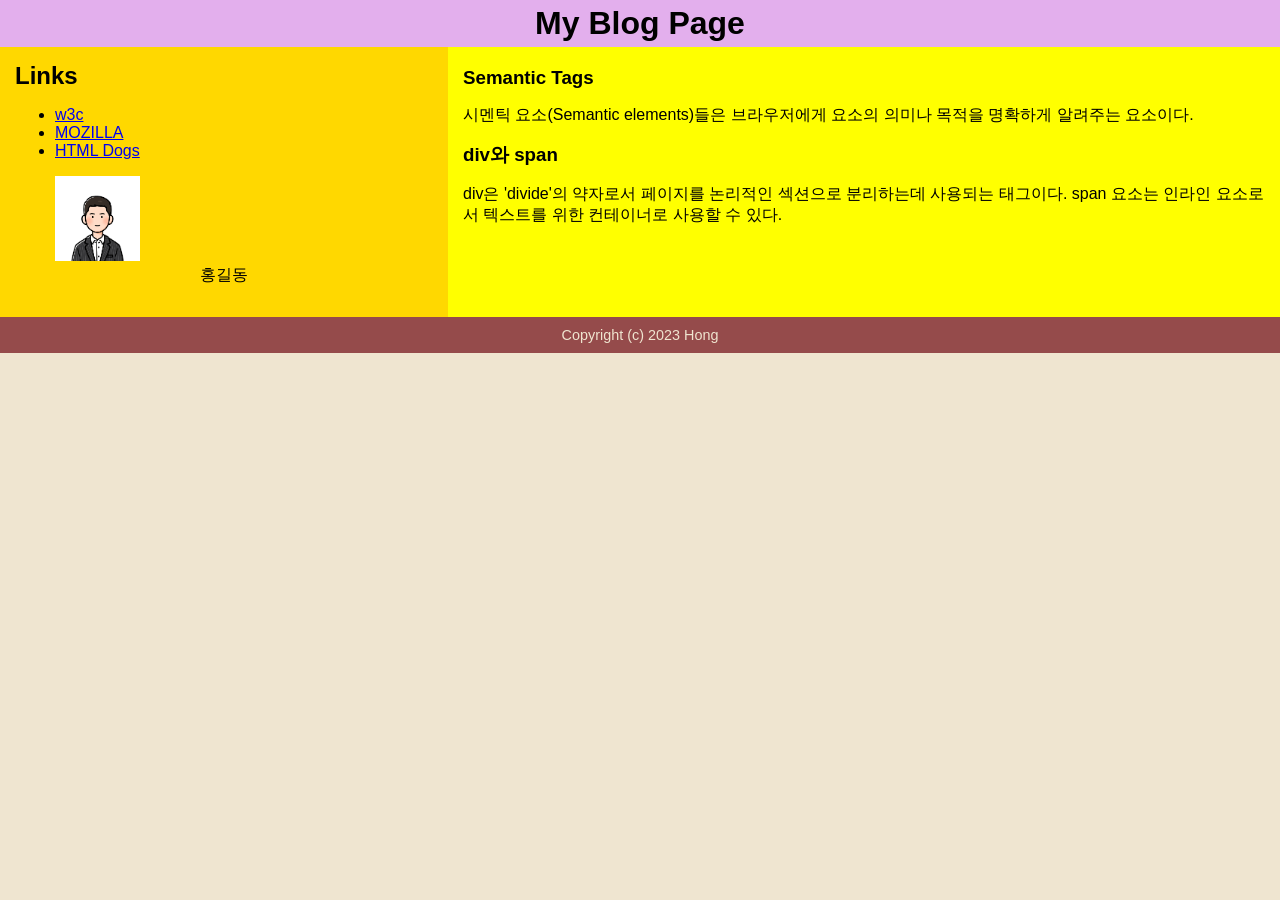
<file: teamproject0728/test.html>
<!DOCTYPE html>
<html>
    <head>
        <title>My Blog Page</title>
        <style>
            body{
                background-color: #efe5d0;
                font-family: Arial, "Trebuchet MS", sans-serif;
                margin: 0px;
            }
            header{
                background-color: #e3afed;
                color:#000000;
                margin: 0px;
                text-align: center;
                padding: 5px;
            }
            h1{
                margin: 0px;
            }
            section#main{
                display: table-cell;
                background-color: yellow;
                padding: 15px;
                width: 65%;
            }
            nav{
                display: table-cell;
                background-color: #ffd800;
                padding: 15px;
                width: 35%;
                
            }
            footer{
                background-color: #954b4b;
                color: #efe5d0;
                text-align: center;
                padding: 10px;
                margin:  0px 0px 0px 0px;
                font-size: 90%;
            }
        </style>
    </head>
    <body>
        <header>
            <h1>My Blog Page</h1>
        </header>
        <nav>
            <h1>Links</h1>
            <ul>
                <li><a href="http://www.w3c.org/">w3c</a></li>
                <li><a href="http://developer.mozilla.org/">MOZILLA</a></li>
                <li><a href="http://htmldog.com/guides/">HTML Dogs</a></li>
            </ul>
            <figure>
                <img width="85" height="85" src="man.png" alt="홍길동"/>
                <figcaption align="center">홍길동</figcaption>
            </figure>
        </nav>
        <section id="main">
            <article>
                <h1>Semantic Tags</h1>
                <p>
                    시멘틱 요소(Semantic elements)들은 브라우저에게 요소의 의미나
                    목적을 명확하게 알려주는 요소이다.
                </p>
            </article>
            <article>
                <h1>div와 span</h1>
                <p>
                    div은 'divide'의 약자로서 페이지를 논리적인 섹션으로 분리하는데
                    사용되는 태그이다. span 요소는 인라인 요소로서 텍스트를 위한
                    컨테이너로 사용할 수 있다.
                </p>
            </article>
        </section>
        <footer>Copyright (c) 2023 Hong</footer>
    </body>
</html>
</file>
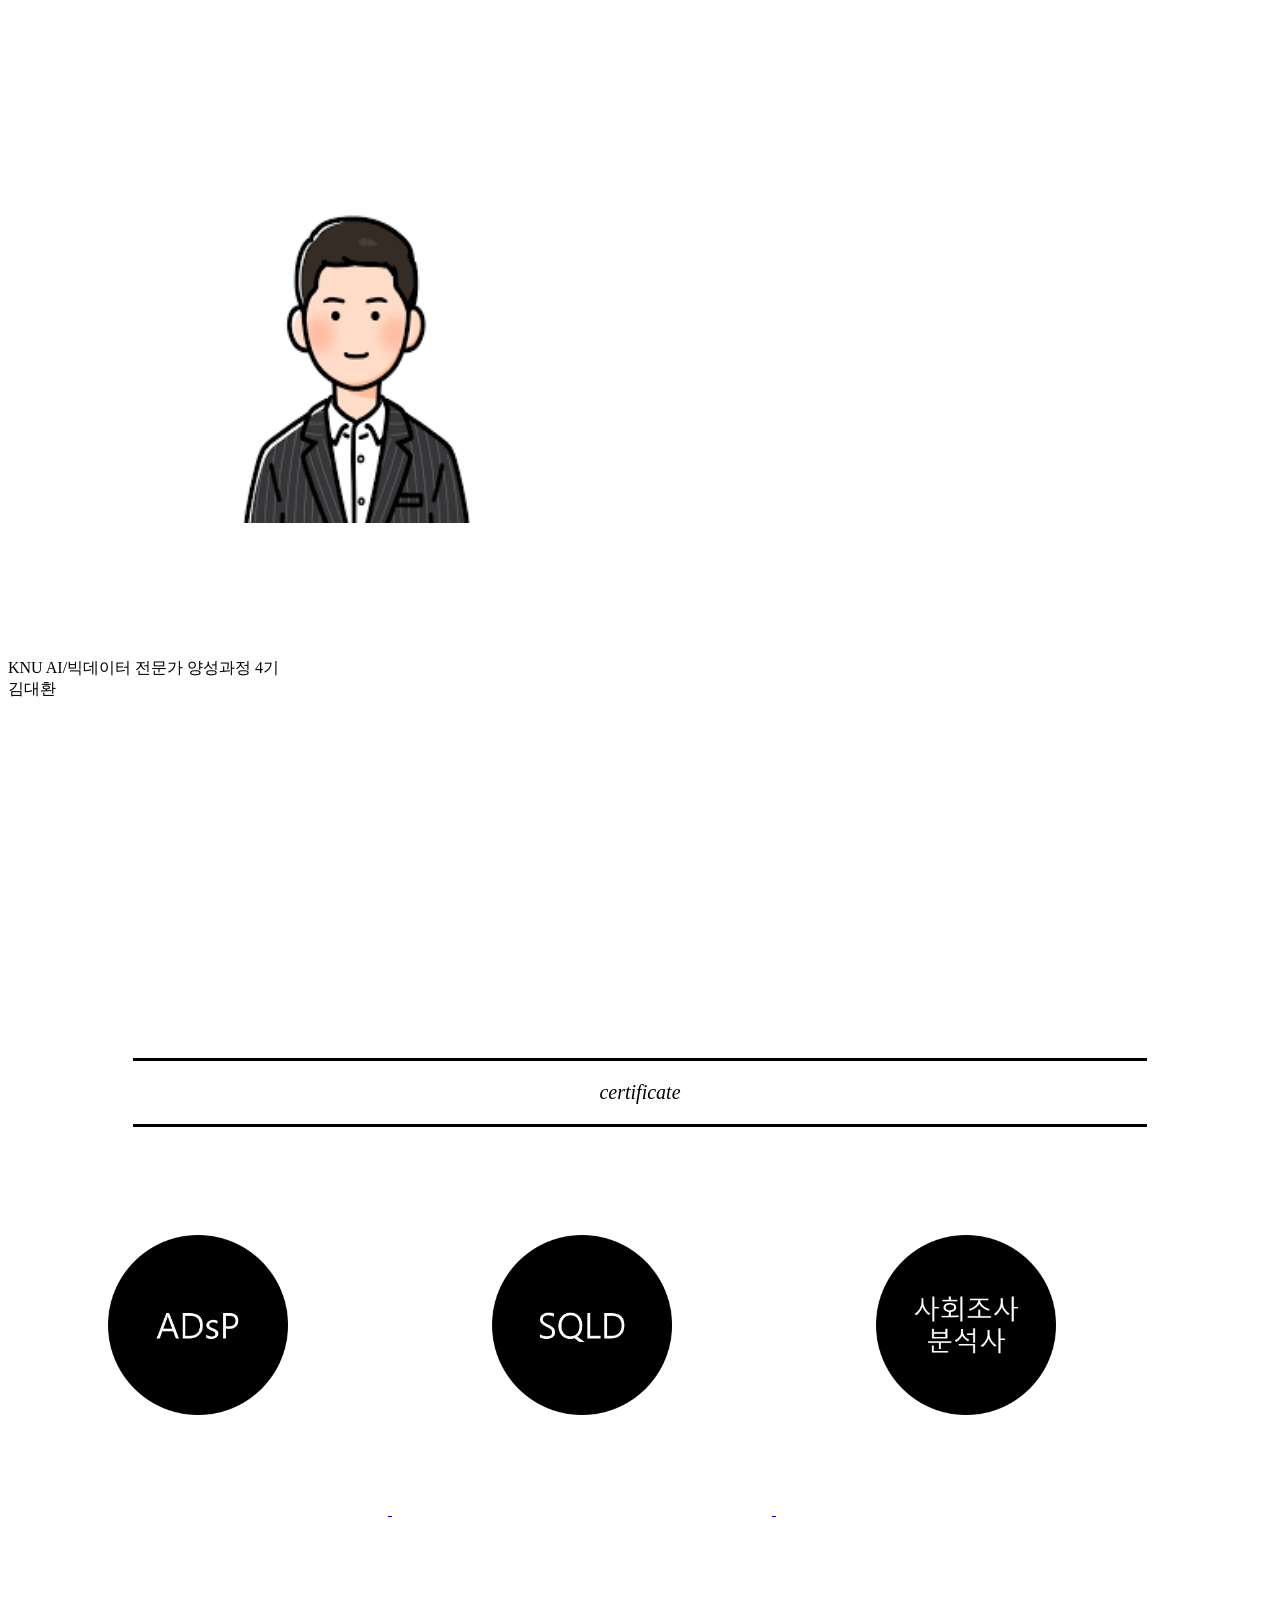
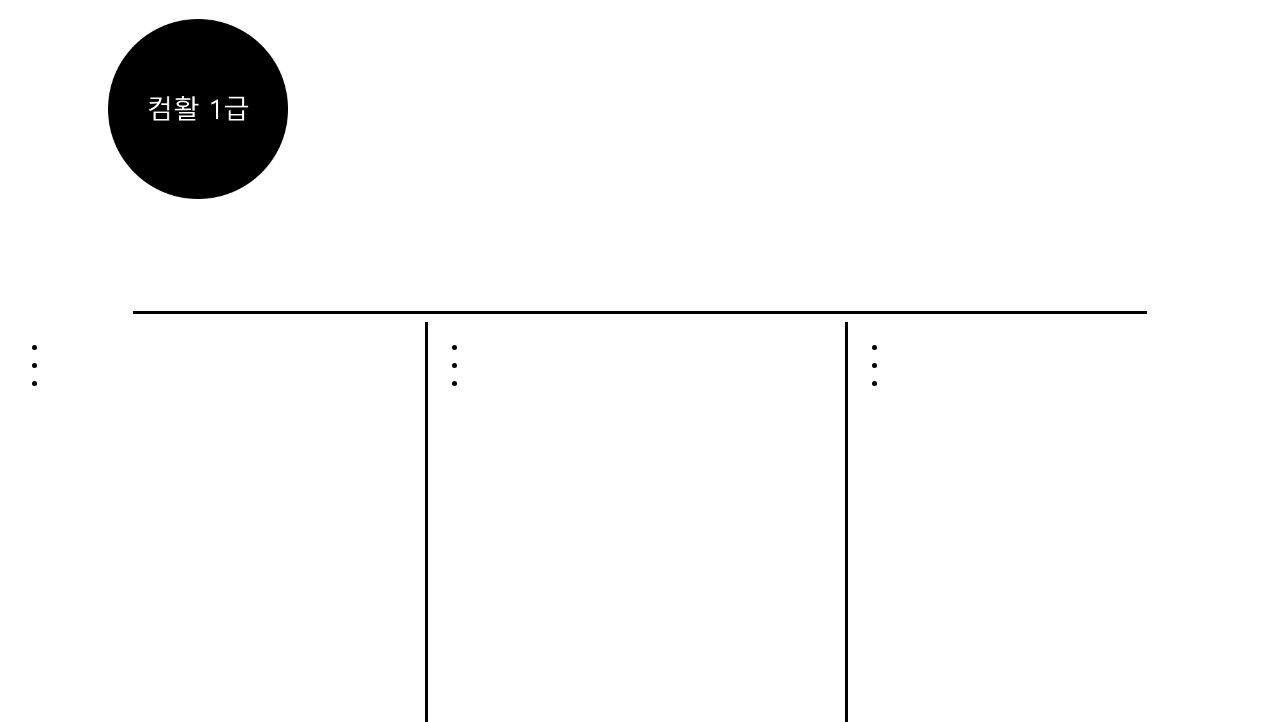
<file: teamproject0728/tp.html>
<!DOCTYPE html>
<html>
    <head>
        <title>김대환</title>
        <!--자격증 링크-->
        <!-- <a href="https://www.dataq.or.kr/www/sub/a_04.do">SQLD</a>
        <a href="https://www.dataq.or.kr/www/sub/a_06.do">ADsP</a>
        <a href="https://www.q-net.or.kr/crf005.do?id=crf00505&gSite=Q&gId=&jmCd=9521&examInstiCd=1">사회조사분석사2급</a>
        <a href="https://license.korcham.net/">컴퓨터활용능력1급</a> -->

        <style>
            section#main{
                display: table-cell;
                padding: 15px;
                width: 65%;
            }
            nav{
                display: table-cell;
                padding: 15px;
                width: 35%;
                
            }
            #content{
                width: 50%;
                height: 500px;
                margin: 50px 0px 0px 0px;
            }
            #lf{
                width: 33%;
                height: 500px;
                margin: 50px 0px 0px 0px;
            }
            #cen{
                width: 33%;
                height: 500px;
                margin: 50px 0px 0px 0px;
            }
            #rg{
                width: 33%;
                height: 500px;
                margin: 50px 0px 0px 0px;
            }
            div{
                height: auto;
            }
        </style>
    </head>
    <body>
        <nav>
            <figure style="margin-top: 100px; margin-left: 150px;">
                <img class="a" width="367" height="400" src="man.png">
            </figure>
            
        </nav>
        <!-- <section style='margin-top: 100px;' id="main">
            <hr width="100%" size="7" color="black">
            KNU AI/빅데이터 전문가 양성과정 4기<br> 
            김대환<br> 
            
        </section> -->
        <div style="display:inline-block; width:65%; float:left; height:400px; margin-top: 100px;">
            KNU AI/빅데이터 전문가 양성과정 4기<br> 
            김대환<br> 
        </div>
        




        <!-- <div>
            <nav><hr width="100%" size="7" color="black"></nav>
            <content><img class="a" width="367" height="400" src="man.png"></content>
            
        </div> -->

        <!-- <div id="nav">
            <img class="a" width="367" height="400" src="man.png">
        </div>
        
        <div id="content">
            <hr width="100%" size="7" color="black">
            <p>
                KNU AI/빅데이터 전문가 양성과정 4기  
            </p>
            <p>
                김대환
            </p>
            <p>
                생일: 12월 17일
            </p>            
        </div> -->
        <hr size="3" color="black" width="80%">
        <p style="text-align: center; font-size: 20px; font-style:oblique;">certificate</p>
        <hr size="3" color="black" width="80%">
        <!-- <img style="margin: 112px;" width="180" height="180" src="certificate1.png">
        <img style="margin: 112px;" width="180" height="180" src="certificate2.png">
        <img style="margin: 112px;" width="180" height="180" src="certificate3.png">
        <img style="margin: 112px;" width="180" height="180" src="certificate4.png"> -->

        <a href="https://www.dataq.or.kr/www/sub/a_06.do" target="_blank">
            <img src="certificate1.png" style="margin: 100px;" width="180" height="180" x>
        </a>
        <a href="https://www.dataq.or.kr/www/sub/a_04.do" target="_blank">
            <img src="certificate2.png" style="margin: 100px;" width="180" height="180" x>
        </a>
        <a href="https://www.q-net.or.kr/crf005.do?id=crf00505&gSite=Q&gId=&jmCd=9521&examInstiCd=1" target="_blank">
            <img src="certificate3.png" style="margin: 100px;" width="180" height="180" >
        </a>
        <a href="https://license.korcham.net/" target="_blank">
            <img src="certificate4.png" style="margin: 100px;" width="180" height="180" >
        </a>

        <hr size="3" color="black" width="80%">
        <div style="display:inline-block; width:33%; float:left; height:400px; border-right: 3px solid black;">
            <ul>
                <li></li>
                <li></li>
                <li></li>
            </ul>

        </div>
        <div style="display:inline-block; width:33%; float:left; height:400px; border-right: 3px solid black;">
            <ul>
                <li></li>
                <li></li>
                <li></li>
            </ul>
        </div>
        <div style="display:inline-block; width:33%; float:left; height:400px;">
            <ul>
                <li></li>
                <li></li>
                <li></li>
            </ul>
        </div>
        <!-- <div style="display:inline-block; width:calc(33% - 150px); float:left; height:100px;">
            ㅊㅍㅌ
        </div> -->



    </body>
</html>
</file>
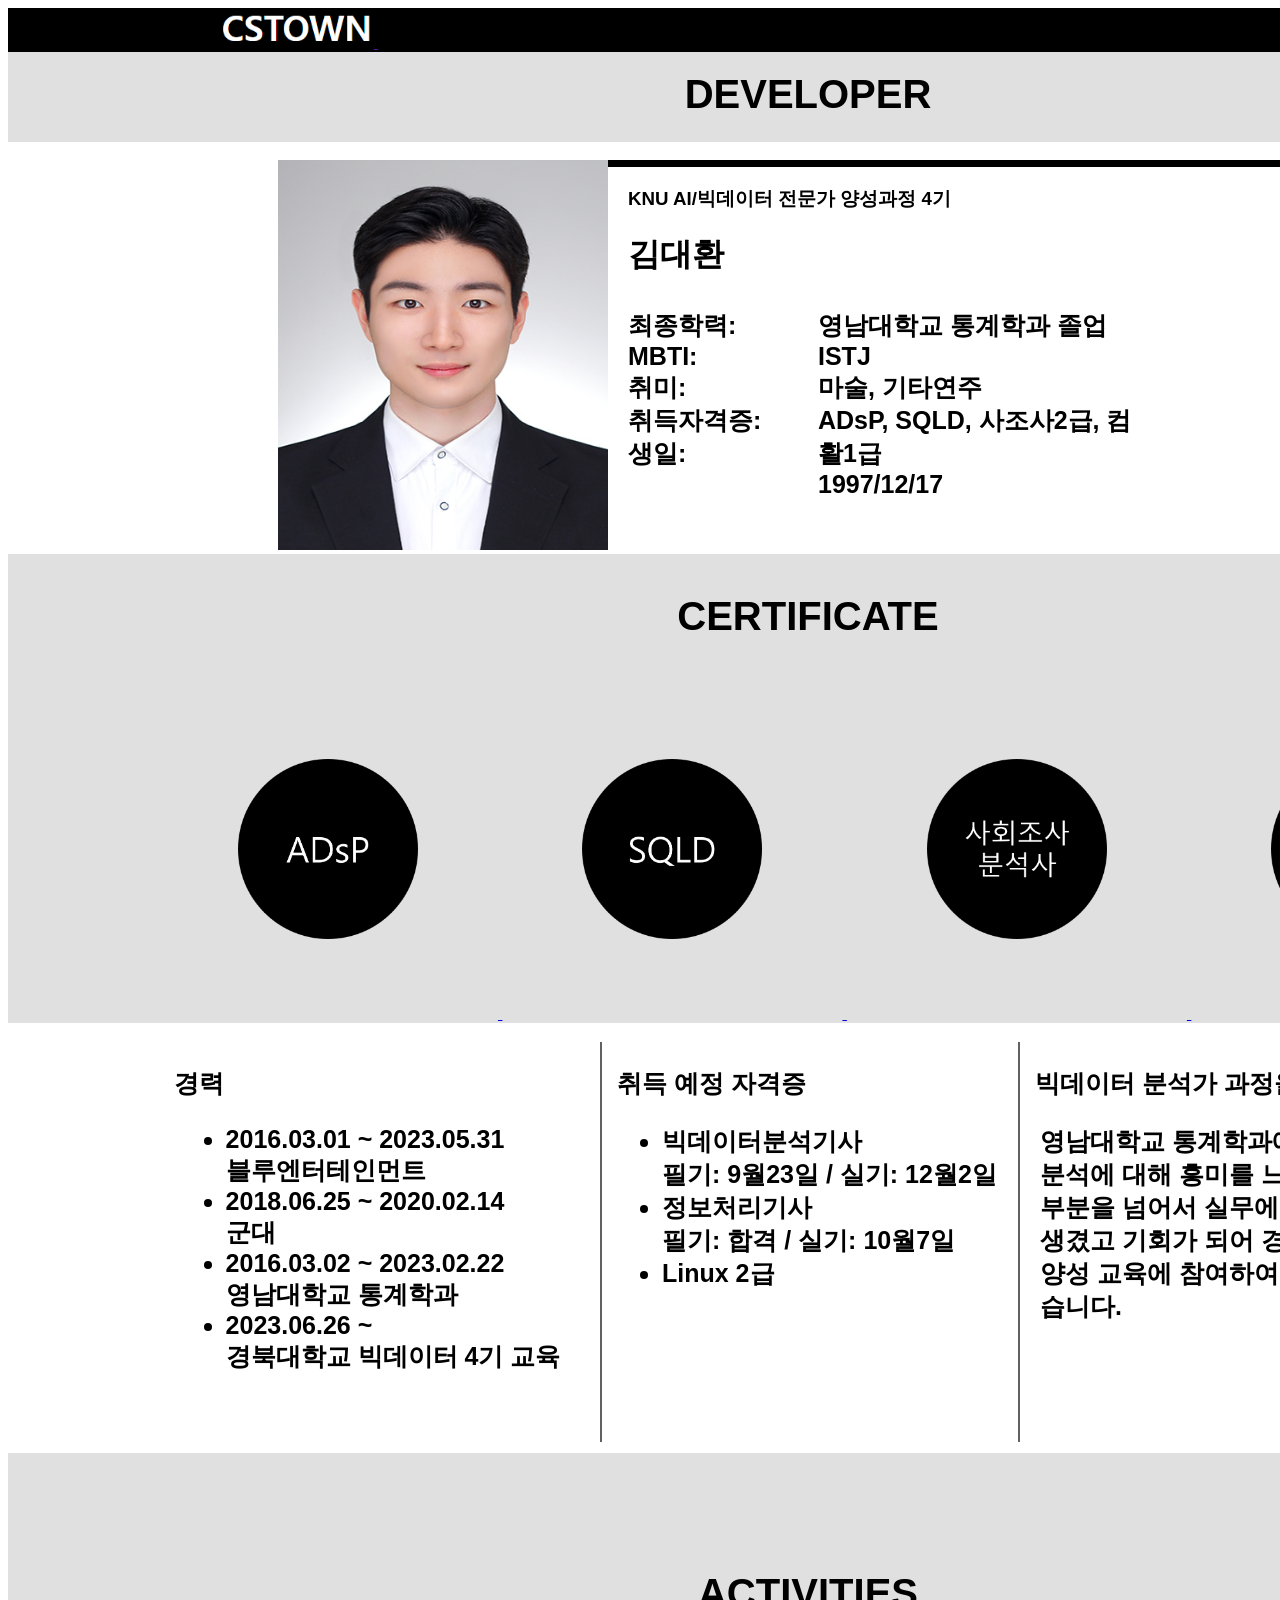
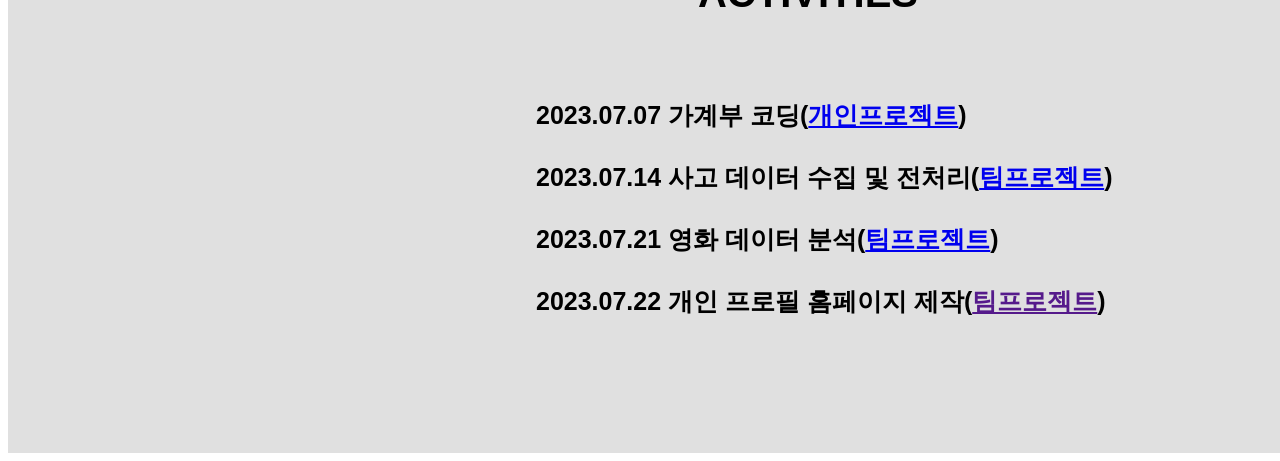
<file: teamproject0728/tp_0728_김대환.html>
<!DOCTYPE html>
<html>
    <head>
        <title>김대환</title>

        <style>
            section#main{
                display: table-cell;
                padding: 15px;
                width: 65%;
            }
            nav{
                display: table-cell;
                padding: 15px;
                width: 35%;
                
            }
            #content{
                width: 50%;
                height: 500px;
                margin: 50px 0px 0px 0px;
            }

            div{
                height: auto;
            }
        </style>
    </head>
    <body style="font-family: Impact, Haettenschweiler, 'Arial Narrow Bold', sans-serif;">

        <div style="display:inline-block; width:100%; min-width:1600px;">
            <div style="background-color: black; height: 44px;">
                <a href="" target="_self" style="margin-left: 13%;">
                    <img src="cstown.png" height="40px">
                </a>
                <a href="" target="_self" style="margin-left: 980px;">
                    <img src="home.jpg" height="40px">
                </a>
            </div>

            <div style="height: 90px; background-color: #E0E0E0; ">
                <p style="font-size: 40px; text-align: center; margin-top: 0px; padding-top: 20px; background-color: #E0E0E0;">
                    <b>DEVELOPER
                </p>
            </div>

            <div style="margin-top: 18px; margin-left: 270px; float:left;">
                <img class="a" width="330" height="390" src="KakaoTalk_20230727_231225834.jpg">
            </div>
                

            <!-- <section style='margin-top: 100px;' id="main">
                <hr width="100%" size="7" color="black">
                KNU AI/빅데이터 전문가 양성과정 4기<br> 
                김대환<br> 
                
            </section> -->
            <div style="display:inline-block; width:50%; float:left; height:400px; margin-top: 10px; ">
                <hr width="100%" size="7" color="black" >
                <h3 style="font-family:Impact, Haettenschweiler, 'Arial Narrow Bold', sans-serif; margin-left: 20px;">KNU AI/빅데이터 전문가 양성과정 4기</h3>
                <h1 style="margin-left: 20px;">김대환<br></h1> 
                <div style="margin-left: 5px; margin-top: 10px; float: left; width: 20%; font-size: 25px;font-family: Impact, Haettenschweiler, 'Arial Narrow Bold', sans-serif;margin-left: 20px;">
                    최종학력:<br>
                    MBTI:<br>
                    취미:<br>
                    취득자격증:<br>
                    생일:
                </div>
                <div style="margin-left: 30px; margin-top: 10px; float: left; width: 40%; font-size: 25px; font-family: Impact, Haettenschweiler, 'Arial Narrow Bold', sans-serif;">
                    영남대학교 통계학과 졸업<br>
                    ISTJ<br>
                    마술, 기타연주<br>
                    ADsP, SQLD, 사조사2급, 컴활1급<br>
                    1997/12/17
                </div>

            </div>

            

            <div style="display: inline-block; background-color: #E0E0E0; width: 100%; "> 
                <!-- <hr size="3" color="black" width="80%"> -->
                <p style="text-align: center; font-size: 40px; font-style:normal;"><b>CERTIFICATE</p>
                <!-- <hr size="3" color="black" width="80%"> -->
        
        
                <a href="https://www.dataq.or.kr/www/sub/a_06.do" target="_blank" style="margin-left: 150px;">
                    <img src="certificate1.png" style="margin: 80px;" width="180" height="180">
                </a>
                <a href="https://www.dataq.or.kr/www/sub/a_04.do" target="_blank">
                    <img src="certificate2.png" style="margin: 80px;" width="180" height="180">
                </a>
                <a href="https://www.q-net.or.kr/crf005.do?id=crf00505&gSite=Q&gId=&jmCd=9521&examInstiCd=1" target="_blank">
                    <img src="certificate3.png" style="margin: 80px;" width="180" height="180" >
                </a>
                <a href="https://license.korcham.net/" target="_blank">
                    <img src="certificate4.png" style="margin: 80px;" width="180" height="180" >
                </a>
            </div>


            <hr size="3" color="white" width="80%">
            <div style="display:inline-block; width:37%; float:left; height:400px; border-right: 2px solid #616161;">
                <p style="margin-left: 28%;font-size: 25px;"><b>경력</p>
                <ul style="margin-left: 30%;font-size: 25px;">
                    <li>2016.03.01 ~ 2023.05.31 <br>블루엔터테인먼트</li>
                    <li>2018.06.25 ~ 2020.02.14 <br>군대</li>
                    <li>2016.03.02 ~ 2023.02.22 <br>영남대학교 통계학과</li>
                    <li>2023.06.26 ~ <br>경북대학교 빅데이터 4기 교육</li>
                </ul>

            </div>
            <div style="display:inline-block; width:26%; float:left; height:400px; border-right: 2px solid #616161; font-size: 25px;">
                <p style="margin-left: 15px;"><b>취득 예정 자격증</p>
                    <ul style="margin-left: 20px;">
                        <li>빅데이터분석기사<br> 필기: 9월23일 / 실기: 12월2일</li>
                        <li>정보처리기사<br> 필기: 합격 / 실기: 10월7일</li>
                        <li>Linux 2급</li>
                    </ul>
            </div>
            <div style="display:inline-block; width:36%; float:left; height:400px; font-size: 25px;">
                <p style="margin-left: 15px;"><b>빅데이터 분석가 과정을 공부하게 된 계기</p>
                    <p style="margin-left: 20px;">영남대학교 통계학과에서 강의를 들으면서 데이터 분석에 대해 흥미를 느끼게 되었습니다.
                        이론적인 부분을 넘어서 실무에 적용되는 분석들에 관심이 생겼고 기회가 되어
                        경북대학교 빅데이터 분석가 양성 교육에 참여하여 다양한 언어들을 배우고 있습니다.
                    </p>
            </div>

            <hr size="3" color="white" width="80%">
            <div style="background-color: #E0E0E0; height: 600px;">
                <br>
                <p style="text-align: center; margin-top: 100px; border: 5px; font-size: 40px; font-style: normal; "><b>ACTIVITIES</p>
                <br>
                <div style="margin-left: 33%;">
                    <p style="text-align: left; font-size: 25px;">
                        2023.07.07 가계부 코딩(<a href="스크린샷 2023-07-28 084658.png" target="_blank">개인프로젝트</a>)<br><br>
                        2023.07.14 사고 데이터 수집 및 전처리(<a href="스크린샷 2023-07-28 084924.png" target="_blank">팀프로젝트</a>)<br><br>
                        2023.07.21 영화 데이터 분석(<a href="KakaoTalk_20230721_175013593.jpg" target="_blank">팀프로젝트</a>)<br><br>
                        2023.07.22 개인 프로필 홈페이지 제작(<a href="">팀프로젝트</a>)
                    </p>
                </div>
                
                
            </div>


        </div>

    </body>
</html>
</file>
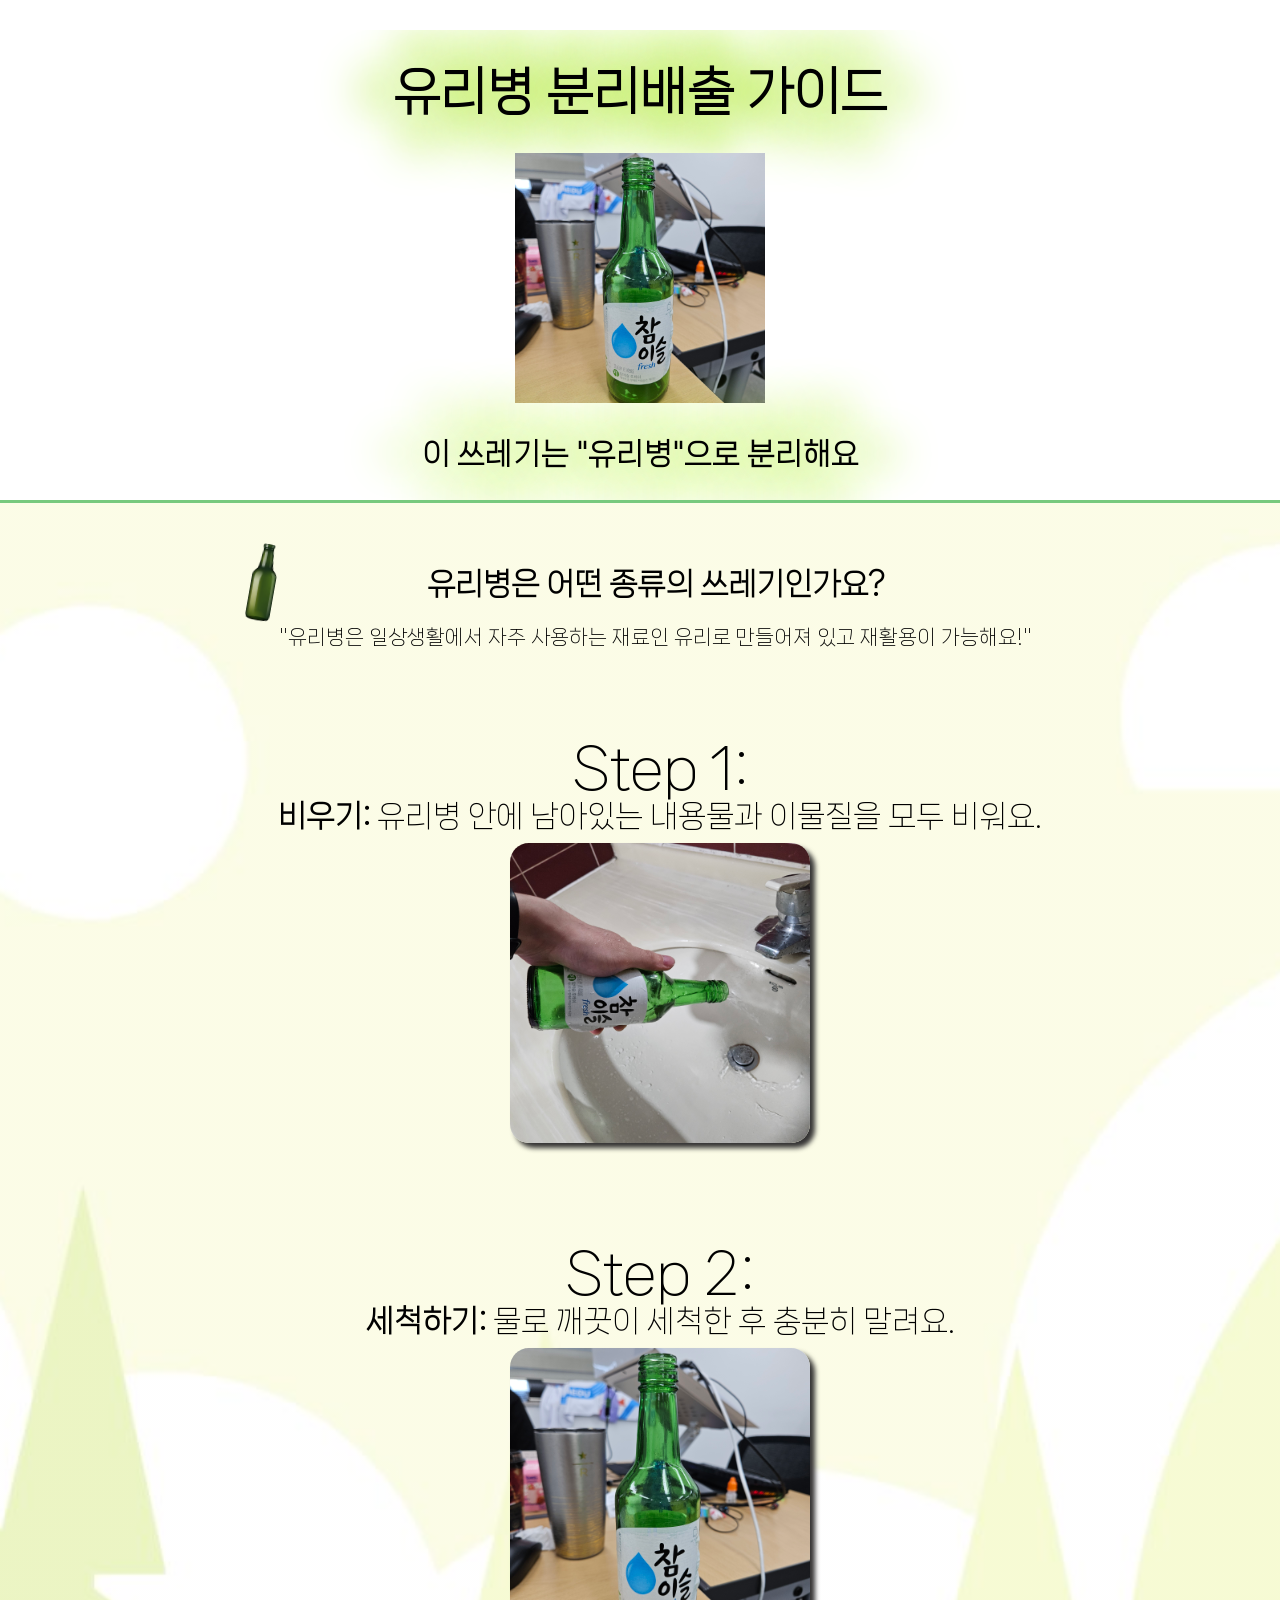
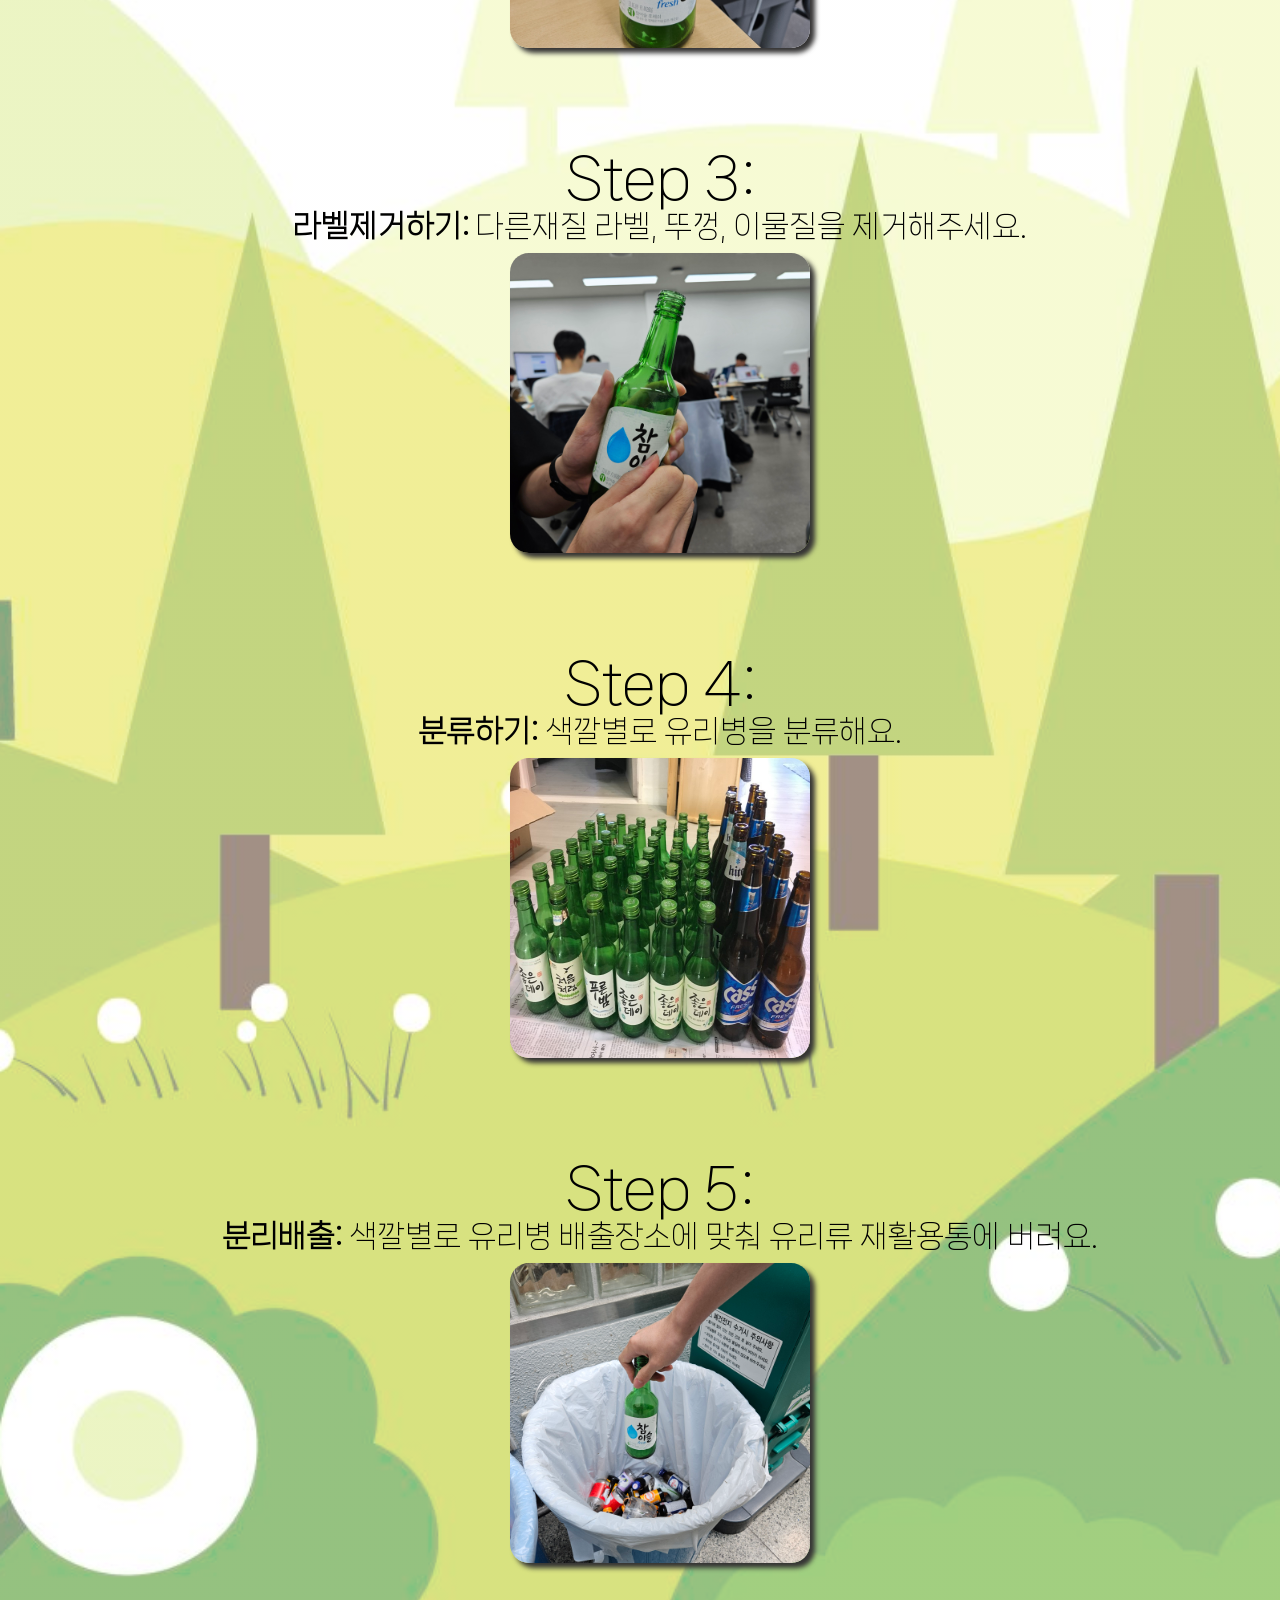
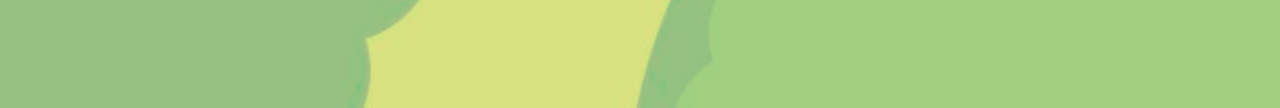
<file: KDT4_230911_opencv/code/web/templates/glass.html>
<!DOCTYPE html>
<html>
<head>
    <title>유리병 분리배출 가이드</title>
    <style>

    @font-face {
    font-family: 'NanumSquareNeoAlt';
    src: url('../static/font/NANUMSQUARENEO-ALT.TTF'); /* IE9 Compat Modes */
    }
   
    body {
        font-family: 'NanumSquareNeoAlt', Arial, sans-serif;
        margin: 0;
        padding: 0;
        background: 
            linear-gradient(rgba(255, 255, 255, 0.5), rgba(255, 255, 255, 0.5)), 
            url('../static/img/glass/4226547.jpg');
        background-repeat: no-repeat; 
        background-size: cover;
        background-position: center;
        position:relative; 
    }

    .container {
        width: 80%;
        margin:auto;
        overflow: hidden;
        align-items: center;
        font-size: 25px;
    }
        
    header{
        background:#ffffff; 
        color:rgb(0, 0, 0);
	    text-align:center;
        text-shadow: 
        40px 0px 40px #a6e41f,   /* 오른쪽 */
        -40px 0px 40px #a6e41f,   /* 왼쪽 */
        0px -40px 40px #a6e41f,   /* 위쪽 */
        0px 40px 40px #a6e41f;    /* 아래쪽 */
	    padding-top:30px; 
	    min-height:70px; 
	    border-bottom:#77c97e 3px solid; 
        
    }

	#disposal-guide {
	    padding:20px; 
	    margin-top :20px;
        display: flex;
        justify-content: center;
        align-items: center;
        font-size: 20px;
	}

	#disposal-guide h2{
	     color:black;
         text-align: center;
         font-size: 30px;
	}

    #disposal-content {
	    padding:20px; 
	    margin-top :5px;
        display: flex;
        justify-content: center;
        align-items: center;
	}

    .content-item {
    text-align: center;  /* 텍스트를 중앙 정렬 */
    margin-bottom: 100px;  /* 아래쪽에 여백 추가 */
    font-size: 30px;
    }

    .content-item img {
    display: block;  /* 이미지를 블록 요소로 설정 */
    margin: 10px auto;  /* 이미지 위아래에 여백 추가 및 중앙 정렬 */
    width: 300px;
    height: 300px;
    box-shadow: 5px 5px 5px rgb(53, 52, 52);
    border-radius: 0.5cm;
    }

    ol {
    list-style: none; /* 기본 숫자형 목록 표시 제거 */
    counter-reset: step-counter; /* 카운터 초기화 */
    }

    li::before {
        counter-increment: step-counter; /* 카운터 증가 */
        content: "Step " counter(step-counter) ": "; /* Step과 카운터 값을 함께 출력 */
        font-size: 2.2em; /* 폰트 크기 조절 */
    }

    </style>
</head>

<body align="center">
    <header>
        <div class="container">
        <h1>유리병 분리배출 가이드</h1>  
        <!-- 메인페이지에서 가져온 이미지 (예: 사진 올리면 그대로) -->
        <img src="../static/img/1.jpeg" alt="image for milkpack" style="width: 250px; height:auto; "/>
        <h3>이 쓰레기는 "유리병"으로 분리해요</h3>
        </div>
    </header>
        <!-- 우유곽 예시 이미지 -->
        <div class="container" id="disposal-guide">
            <div style="display: flex;">
                <img src="../static/img/glass/glass_bottle2.png" alt="small icon" style="width: 30px; height: 80px; margin-right: 0.1 px; transform: rotate(10deg);">
                <div>
                    <h2>유리병은 어떤 종류의 쓰레기인가요?</h2>
                    <p>"유리병은 일상생활에서 자주 사용하는 재료인 유리로 만들어져 있고 재활용이 가능해요!"</p>
                </div>
            </div>
        </div>


        <div class="container" id="disposal-content">
            <ol type="1">
                <li>
                    <div class="content-item">
                        <strong>비우기:</strong> 유리병 안에 남아있는 내용물과 이물질을 모두 비워요.
                        <img src="../static/img/glass/glass_step1.jpg" alt="image for milkpack"/>
                    </div>
                </li>
                <li>
                    <div class="content-item">
                        <strong>세척하기:</strong> 물로 깨끗이 세척한 후 충분히 말려요.
                        <img src="../static/img/glass/glass_step2.jpg" alt="image for milkpack"/>
                    </div>
                </li>
                <li>
                    <div class="content-item">
                        <strong>라벨제거하기:</strong> 다른재질 라벨, 뚜껑, 이물질을 제거해주세요.
                        <img src="../static/img/glass/glass_step3.jpg" alt="image for milkpack"/>
                    </div>
                </li>
                <li>
                    <div class="content-item">
                        <strong>분류하기:</strong> 색깔별로 유리병을 분류해요.
                        <img src="../static/img/glass/glass_step4.jpg" alt="image for milkpack"/>
                    </div>
                </li>
                <li>
                    <div class="content-item">
                        <strong>분리배출:</strong> 색깔별로 유리병 배출장소에 맞춰 유리류 재활용통에 버려요.
                        <img src="../static/img/glass/glass_step5.jpg" alt="image for milkpack"/>
                    </div>
                </li>
            </ol>
        </div>
</body>
</html>
</file>
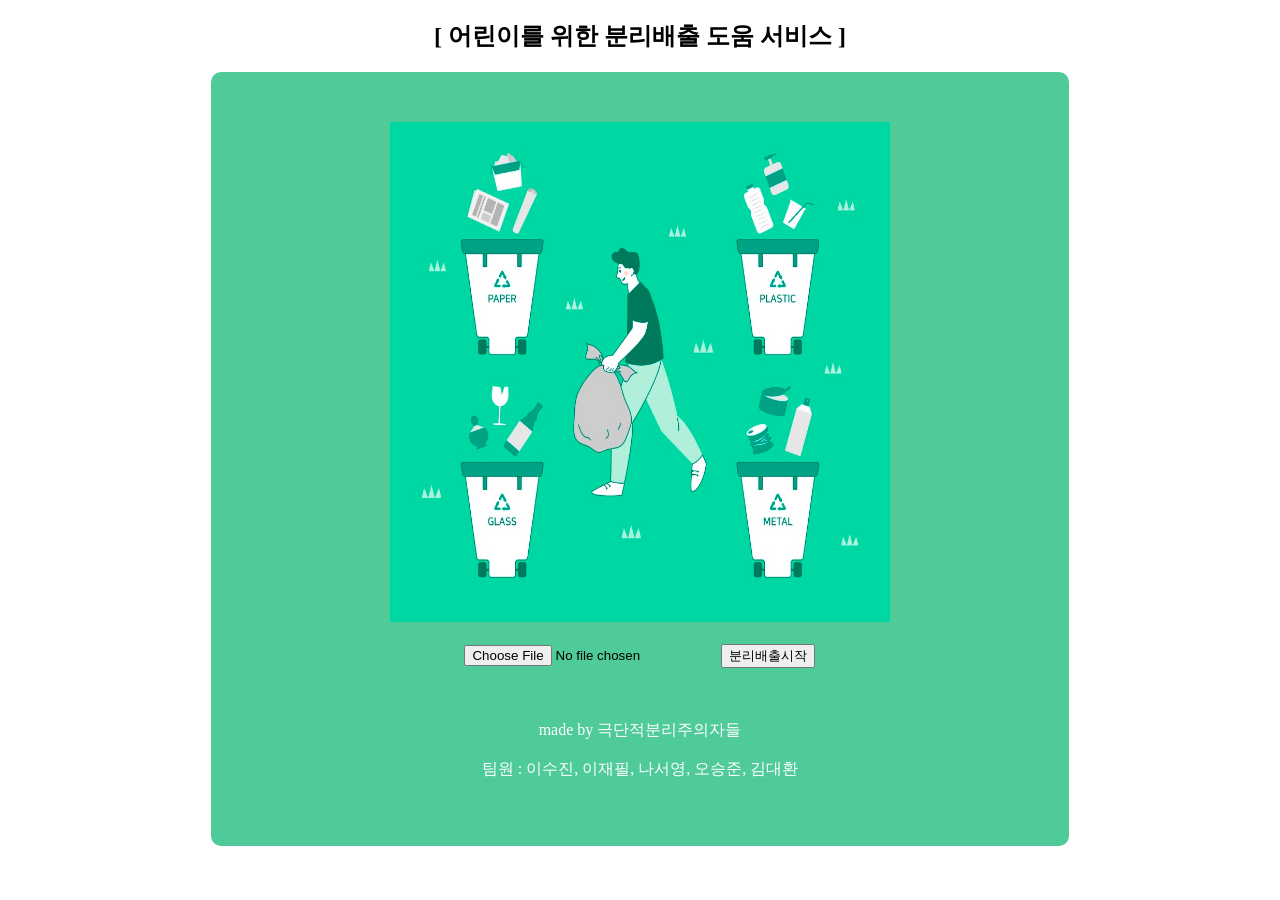
<file: KDT4_230911_opencv/code/web/templates/main.html>
<!DOCTYPE html>
    <html lang="en">
    <head>
        <meta charset="UTF-8">
        <title>재활용 모델</title>
        <style>
            .p{
                font-family: Verdana, Geneva, Tahoma, sans-serif;
            }
        </style>
    </head>
    <body align="center">
    <h2>[ 어린이를 위한 분리배출 도움 서비스 ]</h2>
    <div style='display:inline-block; text-align:center; background-color:#4fca99;border-radius:10px;width:60%; margin: auto;padding:50px; min-width: 500px;'>
        <img src="../static/img/bgi.jpg" width="500" height="500" style="text-align:center;" alt="분리수거일러스트"/>
        <!-- <input type="image" id="image" src="../images/bgi.jpg" width="500" height="500" style="text-align:center;"/> -->
        <br><br>
        <form method="POST" enctype="multipart/form-data" action="{{url_for('upload_done')}}">
            <input type="file" name="file"/>
            <input type="submit" value="분리배출시작"/>
        </form>
        <p><font color='white'><br><br>made by 극단적분리주의자들<br><br>팀원 : 이수진, 이재필, 나서영, 오승준, 김대환</font></p>
    </div>
    </body></html>
</file>
